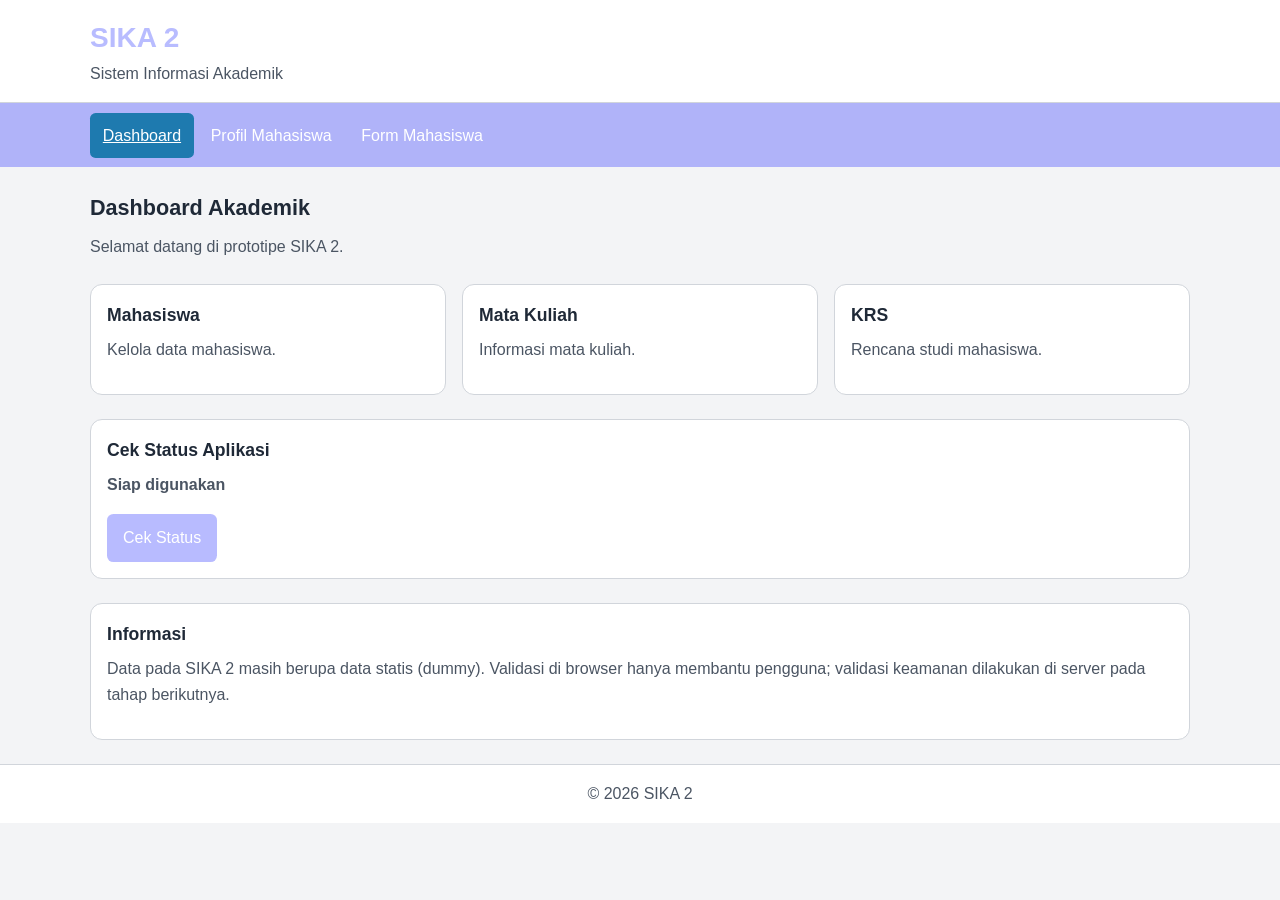
<file: sika2/index.html>
<!DOCTYPE html>
<html lang="id">
<head>
  <meta charset="UTF-8">
  <meta name="viewport" content="width=device-width, initial-scale=1.0">
  <title>SIKA 2 - Dashboard</title>
  <link rel="stylesheet" href="assets/css/style.css">
</head>
<body>
  <header>
    <div class="container">
      <h1>SIKA 2</h1>
      <p>Sistem Informasi Akademik</p>
    </div>
  </header>

  <nav aria-label="Navigasi utama">
    <div class="container">
      <ul>
        <li><a href="index.html" aria-current="page">Dashboard</a></li>
        <li><a href="mahasiswa.html">Profil Mahasiswa</a></li>
        <li><a href="form-mahasiswa.html">Form Mahasiswa</a></li>
      </ul>
    </div>
  </nav>

  <main class="container">
    <section>
      <h2>Dashboard Akademik</h2>
      <p>Selamat datang di prototipe SIKA 2.</p>

      <div class="dashboard-grid">
        <article class="card">
          <h2>Mahasiswa</h2>
          <p>Kelola data mahasiswa.</p>
        </article>
        <article class="card">
          <h2>Mata Kuliah</h2>
          <p>Informasi mata kuliah.</p>
        </article>
        <article class="card">
          <h2>KRS</h2>
          <p>Rencana studi mahasiswa.</p>
        </article>
      </div>
    </section>

    <section class="card">
      <h2>Cek Status Aplikasi</h2>
      <p id="statusAplikasi" class="status">Siap digunakan</p>
      <button type="button" id="btnCek">Cek Status</button>
    </section>

    <aside class="card">
      <h2>Informasi</h2>
      <p>Data pada SIKA 2 masih berupa data statis (dummy). Validasi di browser hanya membantu pengguna; validasi keamanan dilakukan di server pada tahap berikutnya.</p>
    </aside>
  </main>

  <footer>
    <div class="container">
      <p>&copy; 2026 SIKA 2</p>
    </div>
  </footer>

  <script src="assets/js/app.js" defer></script>
</body>
</html>
</file>
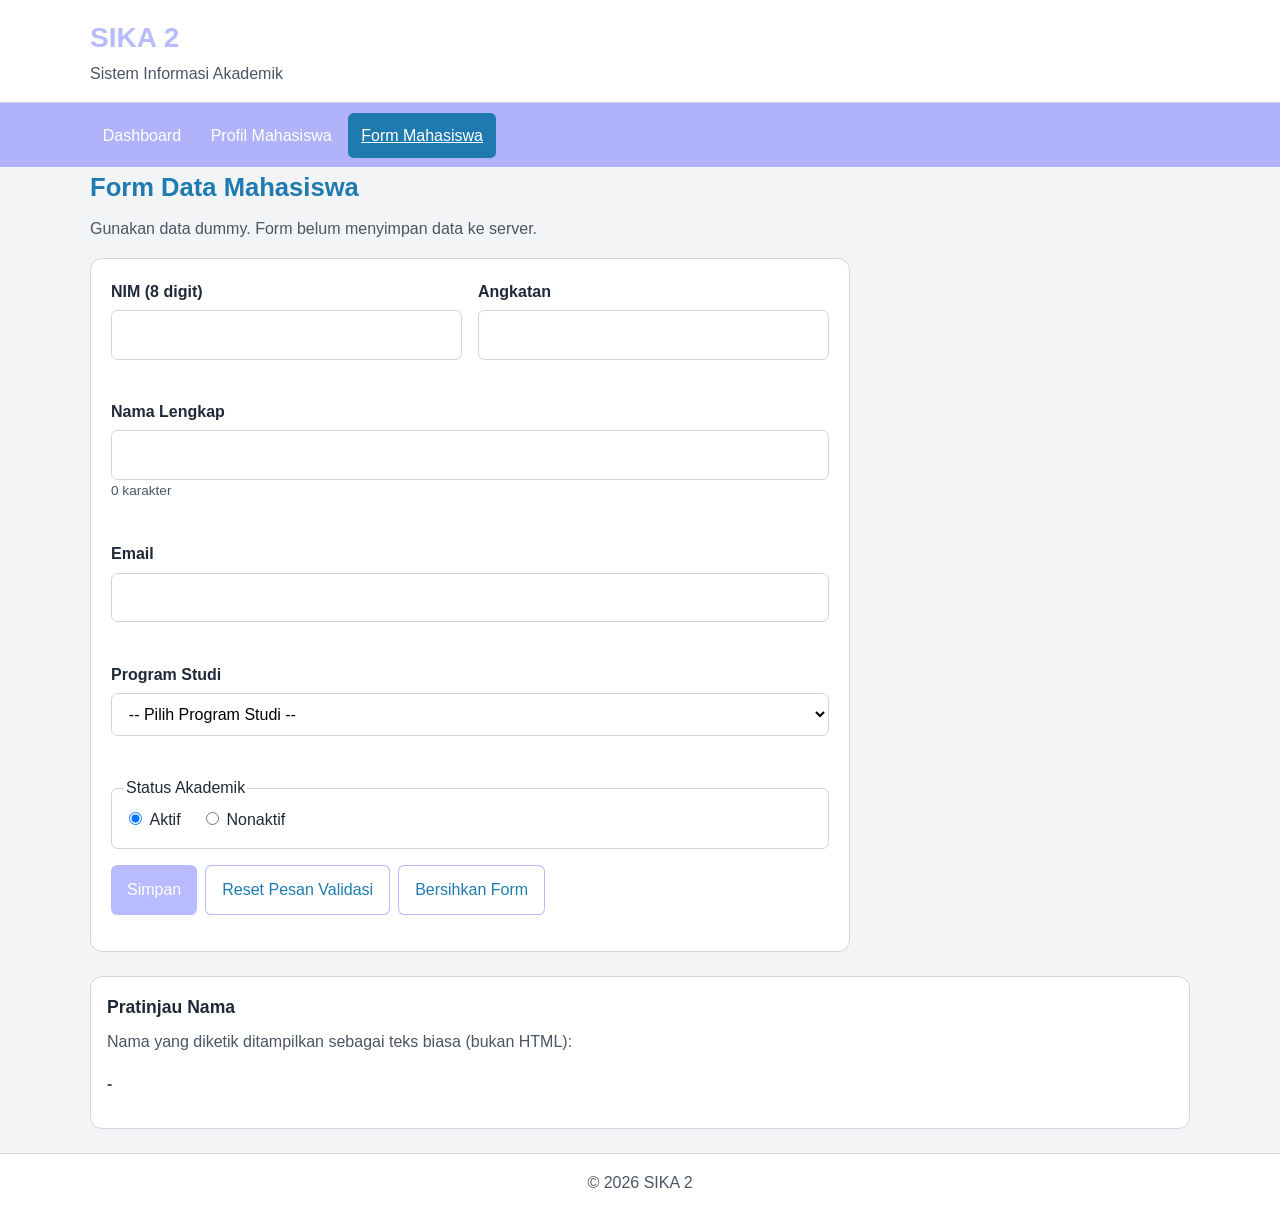
<file: sika2/form-mahasiswa.html>
<!DOCTYPE html>
<html lang="id">
<head>
  <meta charset="UTF-8">
  <meta name="viewport" content="width=device-width, initial-scale=1.0">
  <title>SIKA 2 - Form Mahasiswa</title>
  <link rel="stylesheet" href="assets/css/style.css">
</head>
<body>
  <header>
    <div class="container">
      <h1>SIKA 2</h1>
      <p>Sistem Informasi Akademik</p>
    </div>
  </header>

  <nav aria-label="Navigasi utama">
    <div class="container">
      <ul>
        <li><a href="index.html">Dashboard</a></li>
        <li><a href="mahasiswa.html">Profil Mahasiswa</a></li>
        <li><a href="form-mahasiswa.html" aria-current="page">Form Mahasiswa</a></li>
      </ul>
    </div>
  </nav>

  <main class="container">
    <h2 class="page-title">Form Data Mahasiswa</h2>
    <p>Gunakan data dummy. Form belum menyimpan data ke server.</p>

    <!-- novalidate: validasi ditangani JavaScript (Bab 4). Atribut HTML5 tetap ada sebagai cadangan. -->
    <form id="formMahasiswa" action="#" method="post" novalidate>
      <div class="form-row">
        <div class="form-group">
          <label for="nim">NIM (8 digit)</label>
          <input type="text" id="nim" name="nim" maxlength="8" inputmode="numeric" required aria-describedby="errorNim">
          <small id="errorNim" class="error-message" role="alert"></small>
        </div>
        <div class="form-group">
          <label for="angkatan">Angkatan</label>
          <input type="number" id="angkatan" name="angkatan" min="2020" max="2030" required aria-describedby="errorAngkatan">
          <small id="errorAngkatan" class="error-message" role="alert"></small>
        </div>
      </div>

      <div class="form-group">
        <label for="nama">Nama Lengkap</label>
        <input type="text" id="nama" name="nama" minlength="3" required aria-describedby="errorNama hitungNama">
        <small id="hitungNama" class="hint">0 karakter</small>
        <small id="errorNama" class="error-message" role="alert"></small>
      </div>

      <div class="form-group">
        <label for="email">Email</label>
        <input type="email" id="email" name="email" required aria-describedby="errorEmail">
        <small id="errorEmail" class="error-message" role="alert"></small>
      </div>

      <div class="form-group">
        <label for="prodi">Program Studi</label>
        <select id="prodi" name="prodi" required aria-describedby="errorProdi">
          <option value="">-- Pilih Program Studi --</option>
          <option value="TI">Teknik Informatika</option>
          <option value="SI">Sistem Informasi</option>
        </select>
        <small id="errorProdi" class="error-message" role="alert"></small>
      </div>

      <fieldset>
        <legend>Status Akademik</legend>
        <input type="radio" id="aktif" name="status" value="aktif" checked>
        <label for="aktif" class="inline-label">Aktif</label>
        <input type="radio" id="nonaktif" name="status" value="nonaktif">
        <label for="nonaktif" class="inline-label">Nonaktif</label>
      </fieldset>

      <div class="button-group">
        <button type="submit">Simpan</button>
        <button type="button" id="btnResetPesan" class="btn-secondary">Reset Pesan Validasi</button>
        <button type="button" id="btnBersihkan" class="btn-secondary">Bersihkan Form</button>
      </div>

      <p id="statusForm" class="status" role="status"></p>
    </form>

    <section class="card preview">
      <h2>Pratinjau Nama</h2>
      <p>Nama yang diketik ditampilkan sebagai teks biasa (bukan HTML):</p>
      <p><strong id="previewNama">-</strong></p>
    </section>
  </main>

  <footer>
    <div class="container">
      <p>&copy; 2026 SIKA 2</p>
    </div>
  </footer>

  <script src="assets/js/app.js" defer></script>
</body>
</html>
</file>
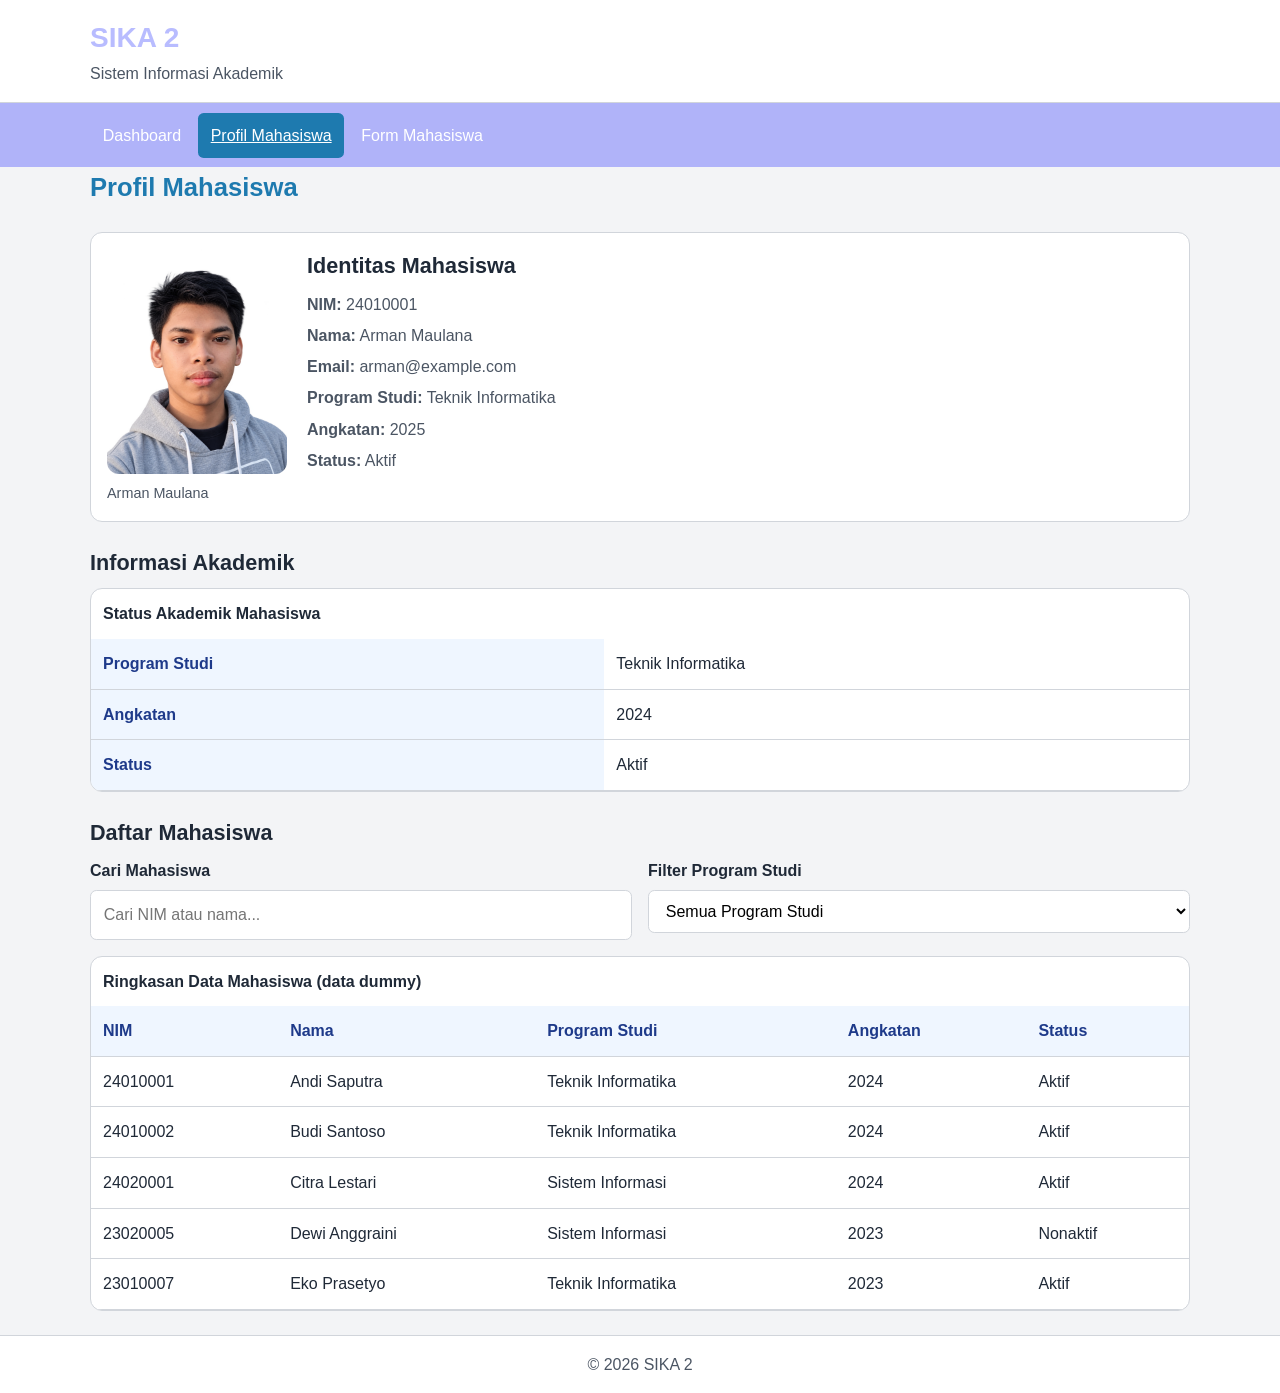
<file: sika2/mahasiswa.html>
<!DOCTYPE html>
<html lang="id">
<head>
  <meta charset="UTF-8">
  <meta name="viewport" content="width=device-width, initial-scale=1.0">
  <title>SIKA 2 - Profil Mahasiswa</title>
  <link rel="stylesheet" href="assets/css/style.css">
</head>
<body>
  <header>
    <div class="container">
      <h1>SIKA 2</h1>
      <p>Sistem Informasi Akademik</p>
    </div>
  </header>

  <nav aria-label="Navigasi utama">
    <div class="container">
      <ul>
        <li><a href="index.html">Dashboard</a></li>
        <li><a href="mahasiswa.html" aria-current="page">Profil Mahasiswa</a></li>
        <li><a href="form-mahasiswa.html">Form Mahasiswa</a></li>
      </ul>
    </div>
  </nav>

  <main class="container">
    <h2 class="page-title">Profil Mahasiswa</h2>

    <section class="profile">
      <figure>
        <img src="assets/images/ArmanMaulana.jpg" alt="Foto profil mahasiswa Arman Maulana">
        <figcaption>Arman Maulana</figcaption>
      </figure>
      <div class="profile-info">
        <h2>Identitas Mahasiswa</h2>
        <p><strong>NIM:</strong> 24010001</p>
        <p><strong>Nama:</strong> Arman Maulana</p>
        <p><strong>Email:</strong> arman@example.com</p>
        <p><strong>Program Studi:</strong> Teknik Informatika</p>
        <p><strong>Angkatan:</strong> 2025</p>
        <p><strong>Status:</strong> Aktif</p>
      </div>
    </section>

    <section>
      <h2>Informasi Akademik</h2>
      <div class="table-wrapper">
        <table>
          <caption>Status Akademik Mahasiswa</caption>
          <tbody>
            <tr><th scope="row">Program Studi</th><td>Teknik Informatika</td></tr>
            <tr><th scope="row">Angkatan</th><td>2024</td></tr>
            <tr><th scope="row">Status</th><td>Aktif</td></tr>
          </tbody>
        </table>
      </div>
    </section>

    <section>
      <h2>Daftar Mahasiswa</h2>

      <div class="toolbar">
        <div class="form-group">
          <label for="cariMahasiswa">Cari Mahasiswa</label>
          <input type="search" id="cariMahasiswa" placeholder="Cari NIM atau nama..." autocomplete="off">
        </div>
        <div class="form-group">
          <label for="filterProdi">Filter Program Studi</label>
          <select id="filterProdi">
            <option value="">Semua Program Studi</option>
            <option value="Teknik Informatika">Teknik Informatika</option>
            <option value="Sistem Informasi">Sistem Informasi</option>
          </select>
        </div>
      </div>

      <div class="table-wrapper">
        <table id="tabelMahasiswa">
          <caption>Ringkasan Data Mahasiswa (data dummy)</caption>
          <thead>
            <tr>
              <th scope="col">NIM</th>
              <th scope="col">Nama</th>
              <th scope="col">Program Studi</th>
              <th scope="col">Angkatan</th>
              <th scope="col">Status</th>
            </tr>
          </thead>
          <tbody>
            <tr><td>24010001</td><td>Andi Saputra</td><td>Teknik Informatika</td><td>2024</td><td>Aktif</td></tr>
            <tr><td>24010002</td><td>Budi Santoso</td><td>Teknik Informatika</td><td>2024</td><td>Aktif</td></tr>
            <tr><td>24020001</td><td>Citra Lestari</td><td>Sistem Informasi</td><td>2024</td><td>Aktif</td></tr>
            <tr><td>23020005</td><td>Dewi Anggraini</td><td>Sistem Informasi</td><td>2023</td><td>Nonaktif</td></tr>
            <tr><td>23010007</td><td>Eko Prasetyo</td><td>Teknik Informatika</td><td>2023</td><td>Aktif</td></tr>
          </tbody>
        </table>
      </div>
      <p id="pesanKosong" class="empty-message" role="status" hidden>&#9888; Data tidak ditemukan.</p>
    </section>
  </main>

  <footer>
    <div class="container">
      <p>&copy; 2026 SIKA 2</p>
    </div>
  </footer>

  <script src="assets/js/app.js" defer></script>
</body>
</html>
</file>
<file: sika2/assets/css/style.css>
/* SIKA 2 - style.css (Bab 3)
   Urutan: 1 Reset/Base, 2 Variables, 3 Typography, 4 Layout,
   5 Components, 6 Forms & Tables, 7 Media Queries */

/* 1. Reset / Base */
* { box-sizing: border-box; }
html { font-size: 100%; }
body {
  margin: 0;
  font-family: Arial, Helvetica, sans-serif;
  line-height: 1.6;
  color: var(--text);
  background: var(--background);
}
img { max-width: 100%; height: auto; }

/* 2. Variables (design tokens) */
:root {
  --primary: #000dff47;
  --primary-dark: #1e7aaf;
  --surface: #ffffff;
  --background: #f3f4f6;
  --text: #1f2937;
  --muted: #4b5563;
  --border: #d1d5db;
  --error: #b42318;
  --success: #067647;
  --focus: #f59e0b;
  --radius: .75rem;
  --radius-sm: .4rem;
  --space-1: .5rem;
  --space-2: 1rem;
  --space-3: 1.5rem;
  --space-4: 2rem;
}

/* 3. Typography */
h1 { font-size: 1.75rem; margin: 0; }
h2 { font-size: 1.35rem; margin: 0 0 var(--space-1); }
.page-title { font-size: 1.6rem; color: var(--primary-dark); }
p { color: var(--muted); margin: 0 0 var(--space-2); }
.hint { display: block; color: var(--muted); font-size: .85rem; }

/* 4. Layout */
.container { width: min(100% - 2rem, 1100px); margin-inline: auto; }
main > section, main > aside { margin-block: var(--space-3); }

header {
  background: var(--surface);
  border-bottom: 1px solid var(--border);
  padding: var(--space-2) 0;
}
header h1 { color: var(--primary); }
header p { margin: 0; }

nav { background: var(--primary); }
nav ul {
  display: flex;
  flex-wrap: wrap;
  gap: .25rem;
  list-style: none;
  margin: 0;
  padding: .6rem 0;
}
nav a {
  display: block;
  padding: .6rem .8rem;
  color: #fff;
  text-decoration: none;
  border-radius: .35rem;
}
nav a:hover, nav a:focus { background: var(--primary-dark); }
nav a[aria-current="page"] { background: var(--primary-dark); text-decoration: underline; }

footer { padding: var(--space-2) 0; border-top: 1px solid var(--border); background: var(--surface); }
footer p { margin: 0; text-align: center; }

/* 5. Components */
.dashboard-grid {
  display: grid;
  grid-template-columns: 1fr;
  gap: var(--space-2);
  margin-block: var(--space-3);
}
.card {
  background: var(--surface);
  border: 1px solid var(--border);
  border-radius: var(--radius);
  padding: var(--space-2);
}
.card h2 { margin-top: 0; font-size: 1.1rem; }

.profile {
  display: grid;
  grid-template-columns: 1fr;
  gap: 1.25rem;
  background: var(--surface);
  padding: var(--space-2);
  border-radius: var(--radius);
  border: 1px solid var(--border);
}
.profile figure { margin: 0; }
.profile img { max-width: 180px; border-radius: var(--radius); }
.profile figcaption { color: var(--muted); font-size: .9rem; }
.profile-info p { margin-bottom: .35rem; }

button, input[type="submit"] {
  border: 0;
  border-radius: var(--radius-sm);
  padding: .7rem 1rem;
  background: var(--primary);
  color: #fff;
  font: inherit;
  cursor: pointer;
}
button:hover, input[type="submit"]:hover { background: var(--primary-dark); }
.btn-secondary { background: #fff; color: var(--primary-dark); border: 1px solid var(--primary); }
.btn-secondary:hover { background: #eff6ff; }
.button-group { display: flex; flex-wrap: wrap; gap: var(--space-1); margin-top: var(--space-2); }

/* Focus terlihat untuk keyboard */
a:focus-visible, button:focus-visible, input:focus-visible,
select:focus-visible, textarea:focus-visible {
  outline: 3px solid var(--focus);
  outline-offset: 2px;
}

/* Status: warna + ikon/teks (tidak hanya warna) */
.status { font-weight: 600; }
.status.success::before { content: "\2713  "; color: var(--success); }
.status.success { color: var(--success); }
.status.error::before { content: "\26A0  "; color: var(--error); }
.status.error { color: var(--error); }

.empty-message { color: var(--error); font-weight: 600; margin-top: var(--space-1); }
.preview strong { overflow-wrap: anywhere; }

/* 6. Forms & Tables */
form {
  max-width: 760px;
  background: var(--surface);
  padding: 1.25rem;
  border-radius: var(--radius);
  border: 1px solid var(--border);
}
.form-group { margin-bottom: var(--space-2); }
label { display: block; margin-bottom: .35rem; font-weight: 600; }
.inline-label { display: inline-block; margin-right: var(--space-2); font-weight: 400; }
input, select, textarea {
  width: 100%;
  padding: .7rem .8rem;
  border: 1px solid var(--border);
  border-radius: var(--radius-sm);
  font: inherit;
  background: #fff;
}
input[type="radio"] { width: auto; }
input:focus, select:focus, textarea:focus { border-color: var(--primary); }
fieldset { border: 1px solid var(--border); border-radius: var(--radius-sm); margin: 0 0 var(--space-2); }

.error-message {
  display: block;
  min-height: 1.2rem;
  margin-top: .25rem;
  color: var(--error);
  font-size: .875rem;
}
.error-message:not(:empty)::before { content: "\26A0  Kesalahan: "; font-weight: 700; }
.input-error { border-color: var(--error); border-width: 2px; }
.input-ok { border-color: var(--success); }

.toolbar { display: grid; grid-template-columns: 1fr; gap: var(--space-1); }

.table-wrapper {
  overflow-x: auto;
  background: var(--surface);
  border-radius: var(--radius);
  border: 1px solid var(--border);
}
table { width: 100%; min-width: 600px; border-collapse: collapse; }
caption { text-align: left; padding: .75rem; font-weight: 700; }
th, td { padding: .75rem; border-bottom: 1px solid var(--border); text-align: left; }
th { background: #eff6ff; color: #1e3a8a; }

/* 7. Media Queries (mobile-first) */
@media (max-width: 640px) {
  nav ul { flex-direction: column; }
}
@media (min-width: 640px) {
  .dashboard-grid { grid-template-columns: repeat(2, 1fr); }
}
@media (min-width: 700px) {
  .profile { grid-template-columns: 180px 1fr; }
  .toolbar { grid-template-columns: 1fr 1fr; gap: var(--space-2); }
}
@media (min-width: 768px) {
  .form-row { display: grid; grid-template-columns: 1fr 1fr; gap: var(--space-2); }
}
@media (min-width: 960px) {
  .dashboard-grid { grid-template-columns: repeat(3, 1fr); }
}
</file>
